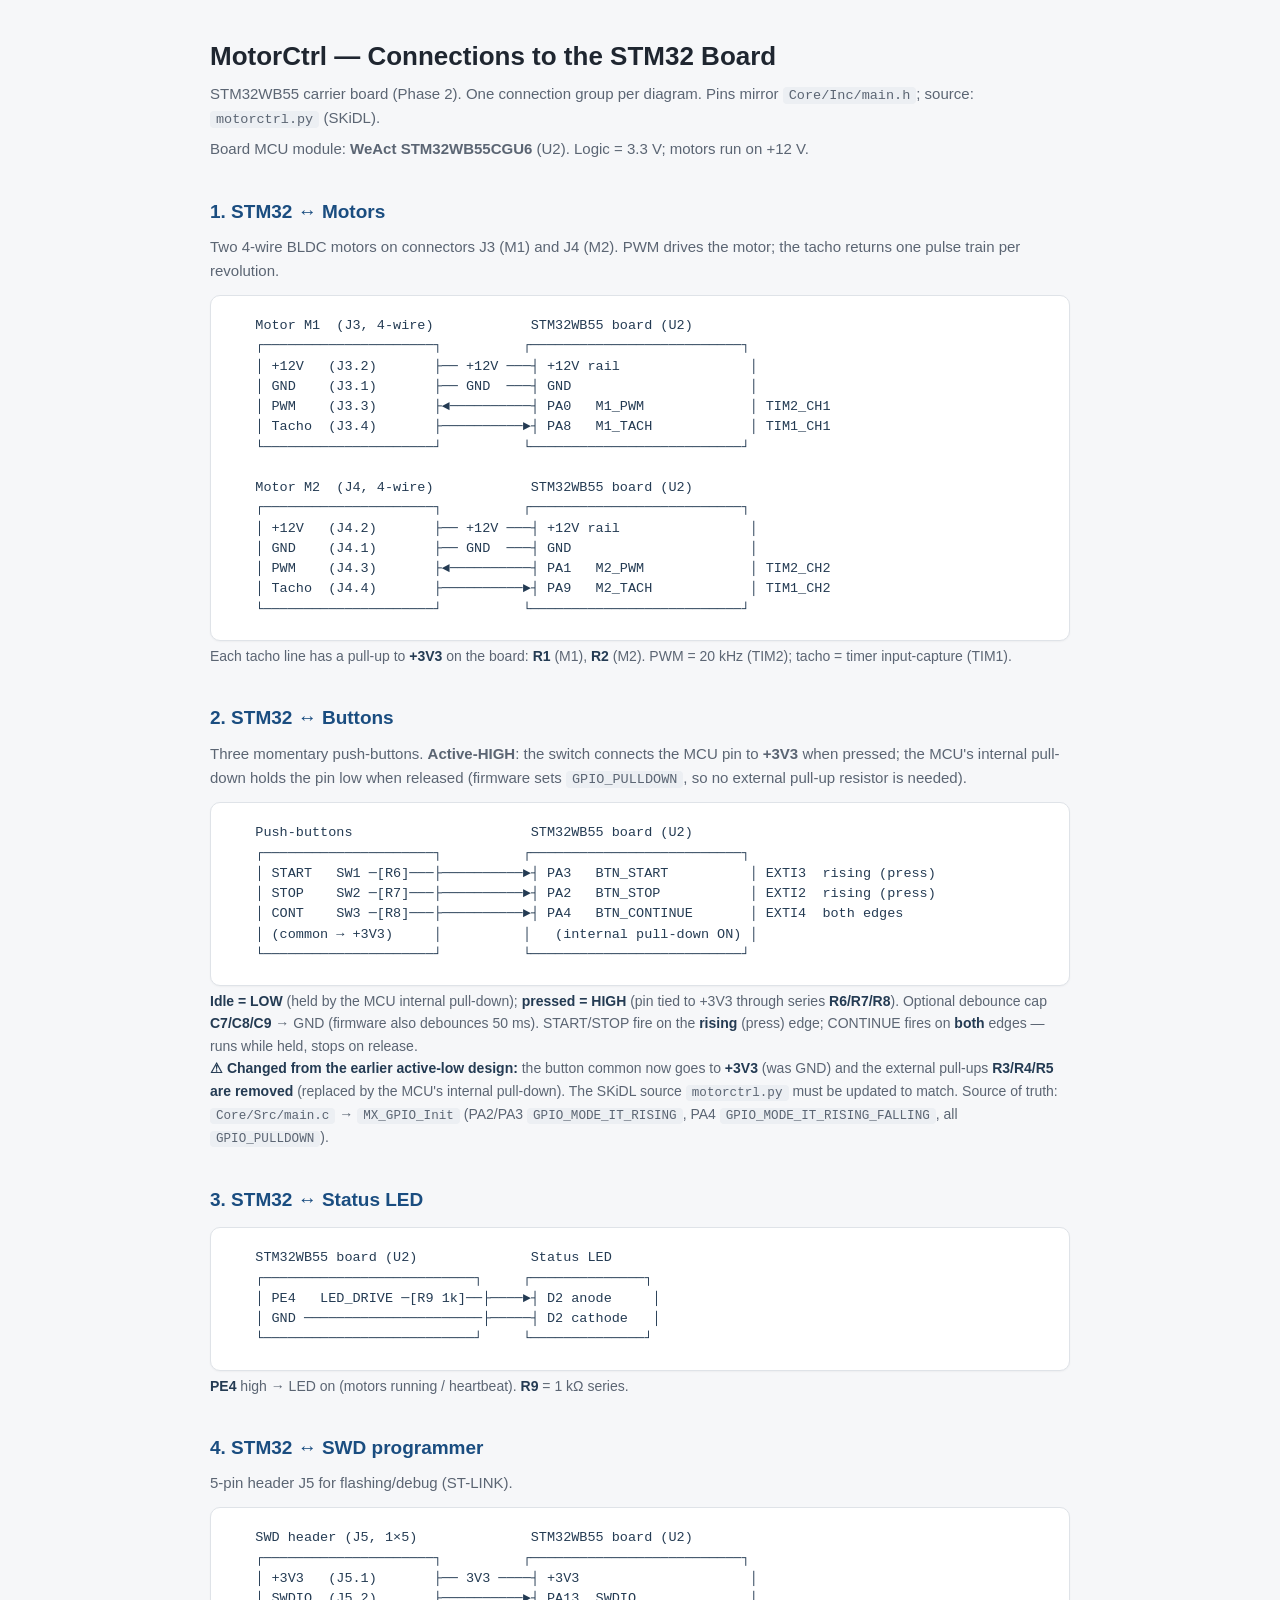
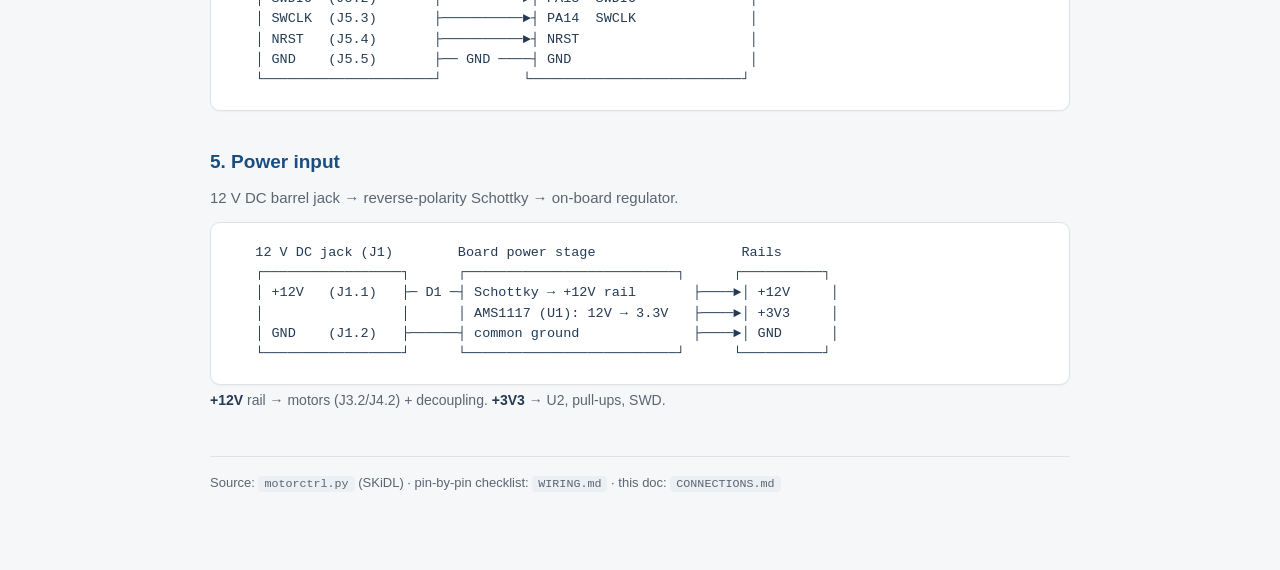
<file: docs/connections.html>
<!DOCTYPE html>
<html lang="en">
<head>
<meta charset="UTF-8">
<meta name="viewport" content="width=device-width, initial-scale=1.0">
<title>MotorCtrl — Connections to the STM32 Board</title>
<style>
  body{margin:0;background:#f6f7f9;color:#1f2630;
    font:15px/1.6 -apple-system,Segoe UI,Roboto,Helvetica,Arial,sans-serif;}
  .wrap{max-width:860px;margin:0 auto;padding:36px 24px 80px;}
  h1{font-size:26px;margin:0 0 4px;}
  h2{font-size:19px;margin:36px 0 8px;color:#1a4d80;}
  p.sub{color:#5b6573;margin:0 0 6px;}
  code{background:#eceff3;padding:1px 6px;border-radius:4px;font-size:.9em;
    font-family:"SF Mono",Consolas,Menlo,monospace;}
  .card{background:#fff;border:1px solid #dfe3e8;border-radius:10px;
    padding:6px 18px;margin:12px 0 4px;box-shadow:0 1px 2px rgba(0,0,0,.04);}
  pre{margin:14px 2px;font-family:"SF Mono",Consolas,Menlo,monospace;
    font-size:13.5px;line-height:1.5;color:#243b53;overflow-x:auto;}
  .note{color:#5b6573;font-size:14px;margin:2px 0 16px;}
  .note b{color:#243b53;}
  footer{margin-top:44px;color:#5b6573;font-size:13px;border-top:1px solid #dfe3e8;padding-top:16px;}
  a{color:#1a4d80;}
</style>
</head>
<body>
<div class="wrap">

  <h1>MotorCtrl — Connections to the STM32 Board</h1>
  <p class="sub">STM32WB55 carrier board (Phase 2). One connection group per diagram.
  Pins mirror <code>Core/Inc/main.h</code>; source: <code>motorctrl.py</code> (SKiDL).</p>
  <p class="sub">Board MCU module: <b>WeAct STM32WB55CGU6</b> (U2). Logic = 3.3 V; motors run on +12 V.</p>

  <h2>1. STM32 ↔ Motors</h2>
  <p class="sub">Two 4-wire BLDC motors on connectors J3 (M1) and J4 (M2). PWM drives the motor; the tacho returns one pulse train per revolution.</p>
  <div class="card"><pre>
   Motor M1  (J3, 4-wire)            STM32WB55 board (U2)
   ┌─────────────────────┐          ┌──────────────────────────┐
   │ +12V   (J3.2)       ├── +12V ───┤ +12V rail                │
   │ GND    (J3.1)       ├── GND  ───┤ GND                      │
   │ PWM    (J3.3)       ├◄──────────┤ PA0   M1_PWM             │ TIM2_CH1
   │ Tacho  (J3.4)       ├──────────►┤ PA8   M1_TACH            │ TIM1_CH1
   └─────────────────────┘          └──────────────────────────┘

   Motor M2  (J4, 4-wire)            STM32WB55 board (U2)
   ┌─────────────────────┐          ┌──────────────────────────┐
   │ +12V   (J4.2)       ├── +12V ───┤ +12V rail                │
   │ GND    (J4.1)       ├── GND  ───┤ GND                      │
   │ PWM    (J4.3)       ├◄──────────┤ PA1   M2_PWM             │ TIM2_CH2
   │ Tacho  (J4.4)       ├──────────►┤ PA9   M2_TACH            │ TIM1_CH2
   └─────────────────────┘          └──────────────────────────┘
</pre></div>
  <p class="note">Each tacho line has a pull-up to <b>+3V3</b> on the board: <b>R1</b> (M1), <b>R2</b> (M2).
  PWM = 20 kHz (TIM2); tacho = timer input-capture (TIM1).</p>

  <h2>2. STM32 ↔ Buttons</h2>
  <p class="sub">Three momentary push-buttons. <b>Active-HIGH</b>: the switch connects the MCU pin to <b>+3V3</b> when pressed; the MCU's internal pull-down holds the pin low when released (firmware sets <code>GPIO_PULLDOWN</code>, so no external pull-up resistor is needed).</p>
  <div class="card"><pre>
   Push-buttons                      STM32WB55 board (U2)
   ┌─────────────────────┐          ┌──────────────────────────┐
   │ START   SW1 ─[R6]───├──────────►┤ PA3   BTN_START          │ EXTI3  rising (press)
   │ STOP    SW2 ─[R7]───├──────────►┤ PA2   BTN_STOP           │ EXTI2  rising (press)
   │ CONT    SW3 ─[R8]───├──────────►┤ PA4   BTN_CONTINUE       │ EXTI4  both edges
   │ (common → +3V3)     │          │   (internal pull-down ON) │
   └─────────────────────┘          └──────────────────────────┘
</pre></div>
  <p class="note"><b>Idle = LOW</b> (held by the MCU internal pull-down); <b>pressed = HIGH</b> (pin tied to +3V3 through series <b>R6/R7/R8</b>).
  Optional debounce cap <b>C7/C8/C9</b> → GND (firmware also debounces 50 ms). START/STOP fire on the <b>rising</b> (press) edge; CONTINUE fires on <b>both</b> edges — runs while held, stops on release.
  <br><b>⚠ Changed from the earlier active-low design:</b> the button common now goes to <b>+3V3</b> (was GND) and the external pull-ups <b>R3/R4/R5 are removed</b> (replaced by the MCU's internal pull-down). The SKiDL source <code>motorctrl.py</code> must be updated to match. Source of truth: <code>Core/Src/main.c</code> → <code>MX_GPIO_Init</code> (PA2/PA3 <code>GPIO_MODE_IT_RISING</code>, PA4 <code>GPIO_MODE_IT_RISING_FALLING</code>, all <code>GPIO_PULLDOWN</code>).</p>

  <h2>3. STM32 ↔ Status LED</h2>
  <div class="card"><pre>
   STM32WB55 board (U2)              Status LED
   ┌──────────────────────────┐     ┌──────────────┐
   │ PE4   LED_DRIVE ─[R9 1k]──├────►┤ D2 anode     │
   │ GND ──────────────────────├─────┤ D2 cathode   │
   └──────────────────────────┘     └──────────────┘
</pre></div>
  <p class="note"><b>PE4</b> high → LED on (motors running / heartbeat). <b>R9</b> = 1 kΩ series.</p>

  <h2>4. STM32 ↔ SWD programmer</h2>
  <p class="sub">5-pin header J5 for flashing/debug (ST-LINK).</p>
  <div class="card"><pre>
   SWD header (J5, 1×5)              STM32WB55 board (U2)
   ┌─────────────────────┐          ┌──────────────────────────┐
   │ +3V3   (J5.1)       ├── 3V3 ────┤ +3V3                     │
   │ SWDIO  (J5.2)       ├──────────►┤ PA13  SWDIO              │
   │ SWCLK  (J5.3)       ├──────────►┤ PA14  SWCLK              │
   │ NRST   (J5.4)       ├──────────►┤ NRST                     │
   │ GND    (J5.5)       ├── GND ────┤ GND                      │
   └─────────────────────┘          └──────────────────────────┘
</pre></div>

  <h2>5. Power input</h2>
  <p class="sub">12 V DC barrel jack → reverse-polarity Schottky → on-board regulator.</p>
  <div class="card"><pre>
   12 V DC jack (J1)        Board power stage                  Rails
   ┌─────────────────┐      ┌──────────────────────────┐      ┌──────────┐
   │ +12V   (J1.1)   ├─ D1 ─┤ Schottky → +12V rail       ├────►│ +12V     │
   │                 │      │ AMS1117 (U1): 12V → 3.3V   ├────►│ +3V3     │
   │ GND    (J1.2)   ├──────┤ common ground              ├────►│ GND      │
   └─────────────────┘      └──────────────────────────┘      └──────────┘
</pre></div>
  <p class="note"><b>+12V</b> rail → motors (J3.2/J4.2) + decoupling. <b>+3V3</b> → U2, pull-ups, SWD.</p>

  <footer>
    Source: <code>motorctrl.py</code> (SKiDL) · pin-by-pin checklist: <code>WIRING.md</code> · this doc: <code>CONNECTIONS.md</code>
  </footer>

</div>
</body>
</html>
</file>
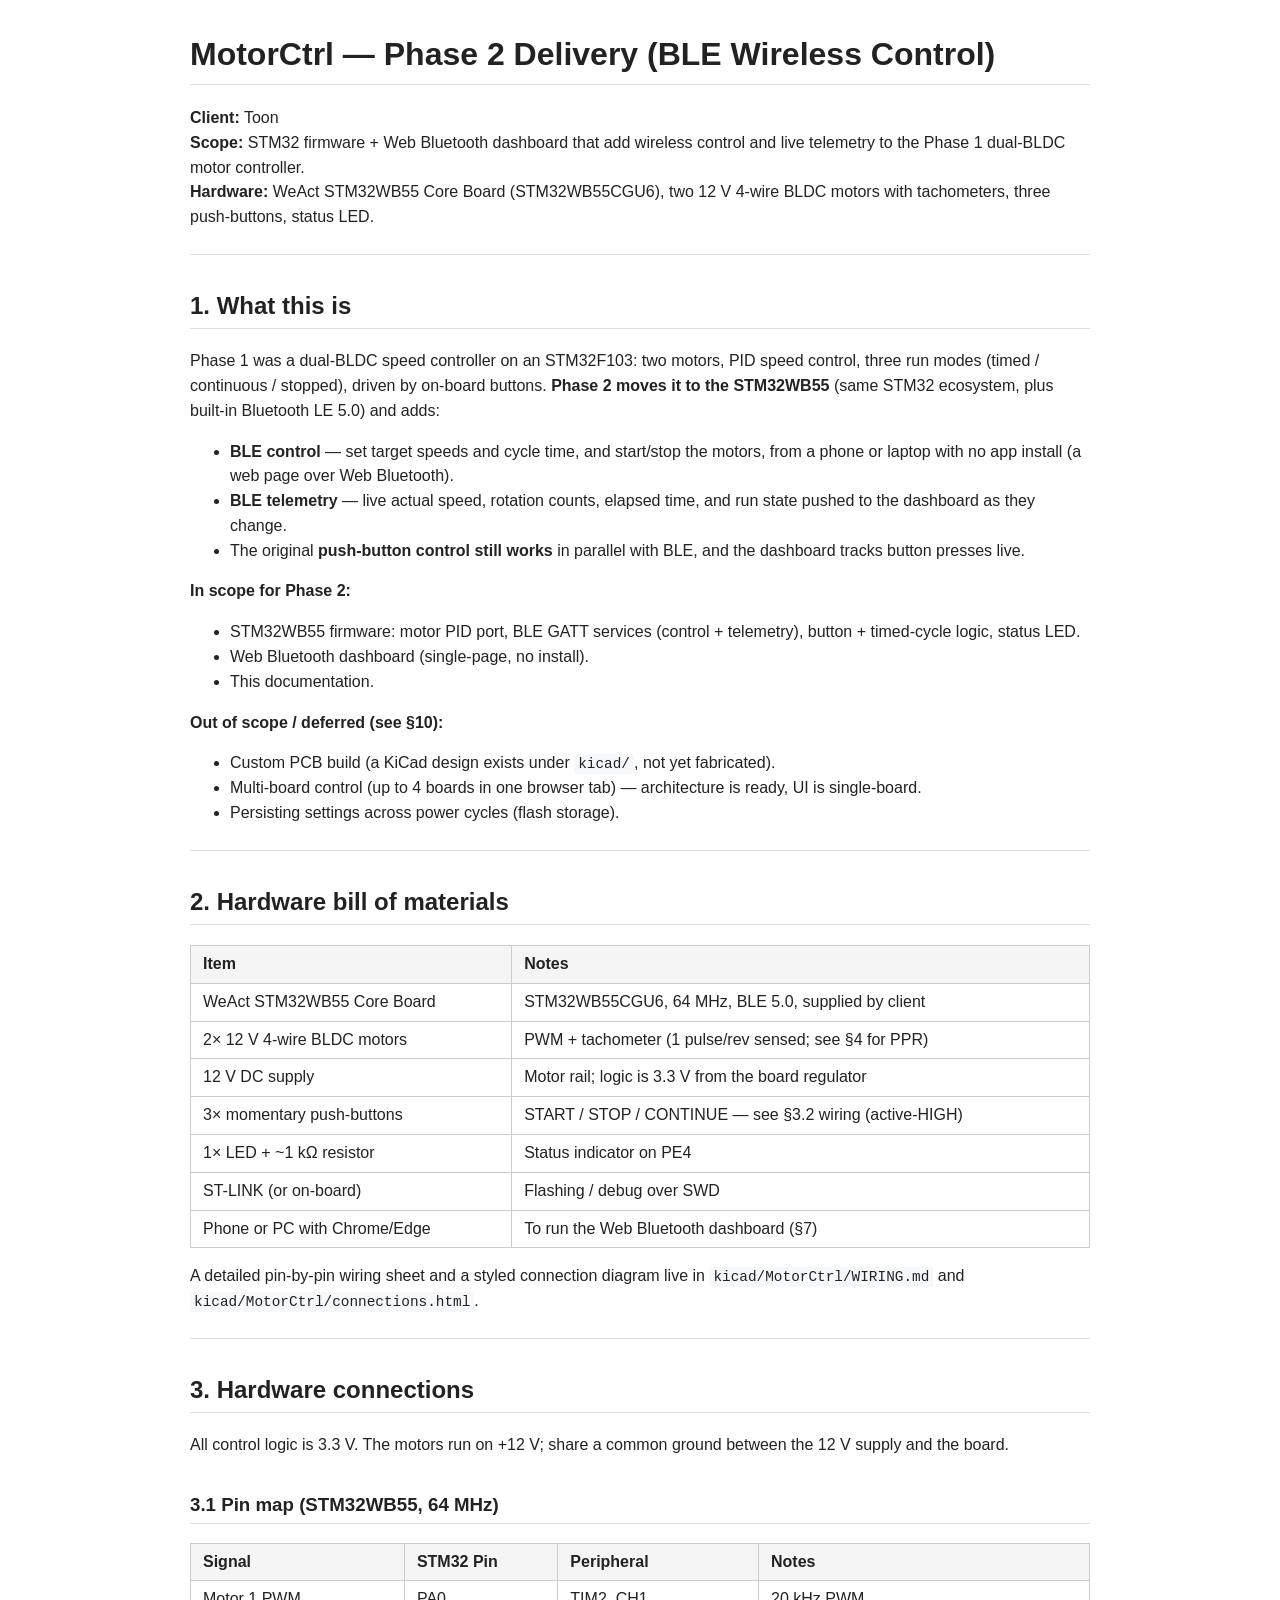
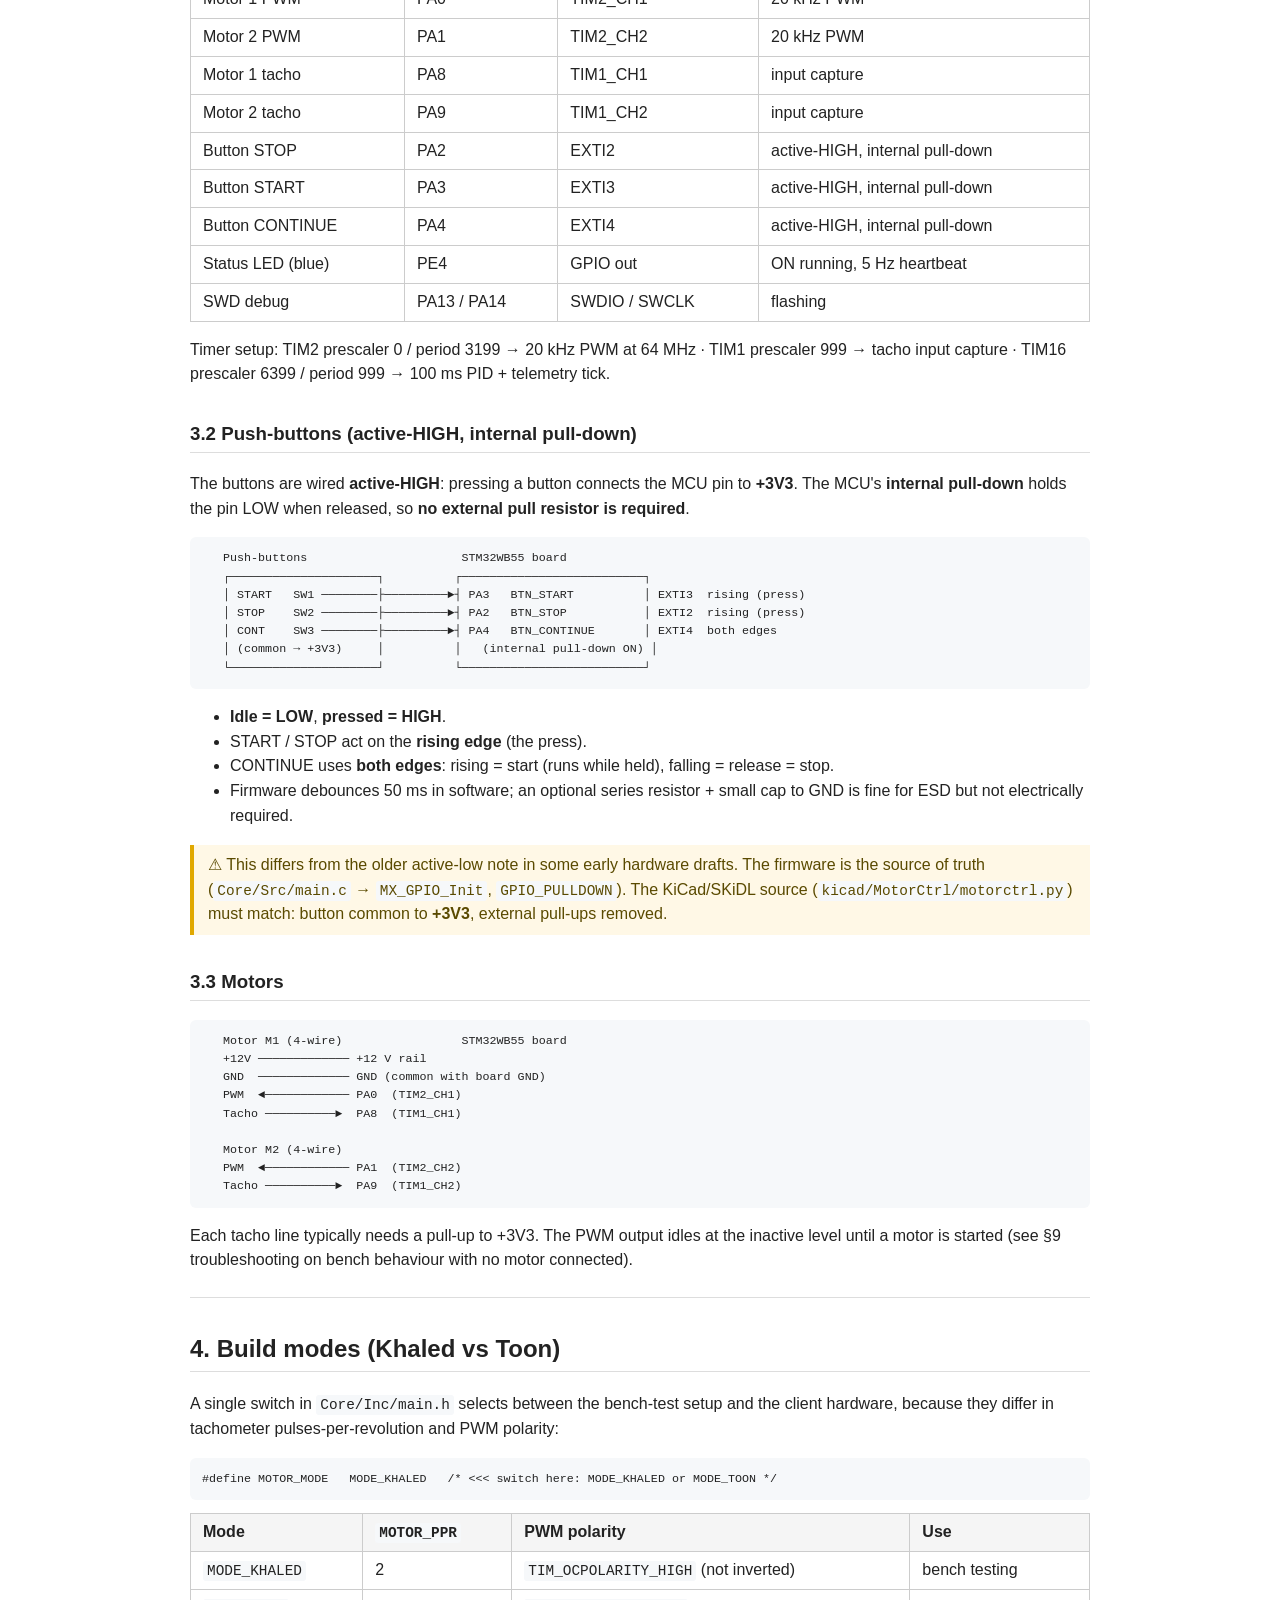
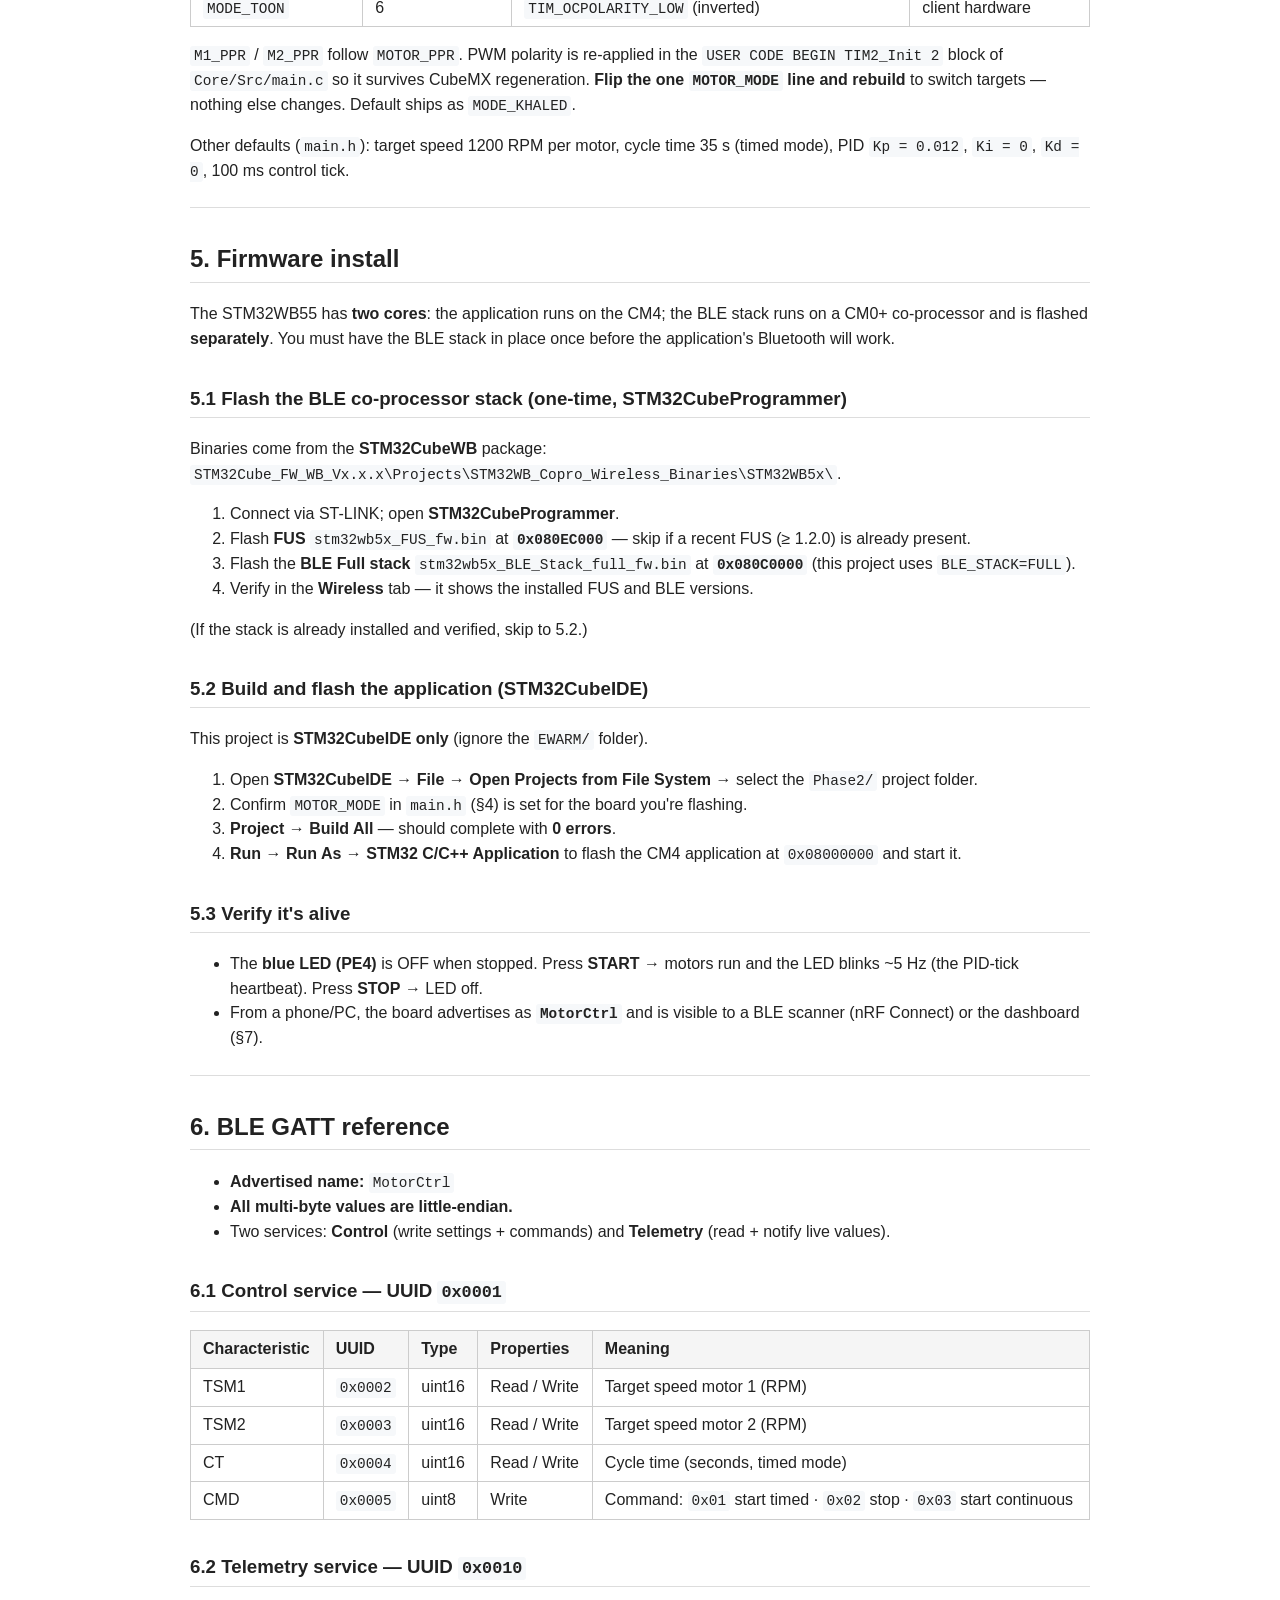
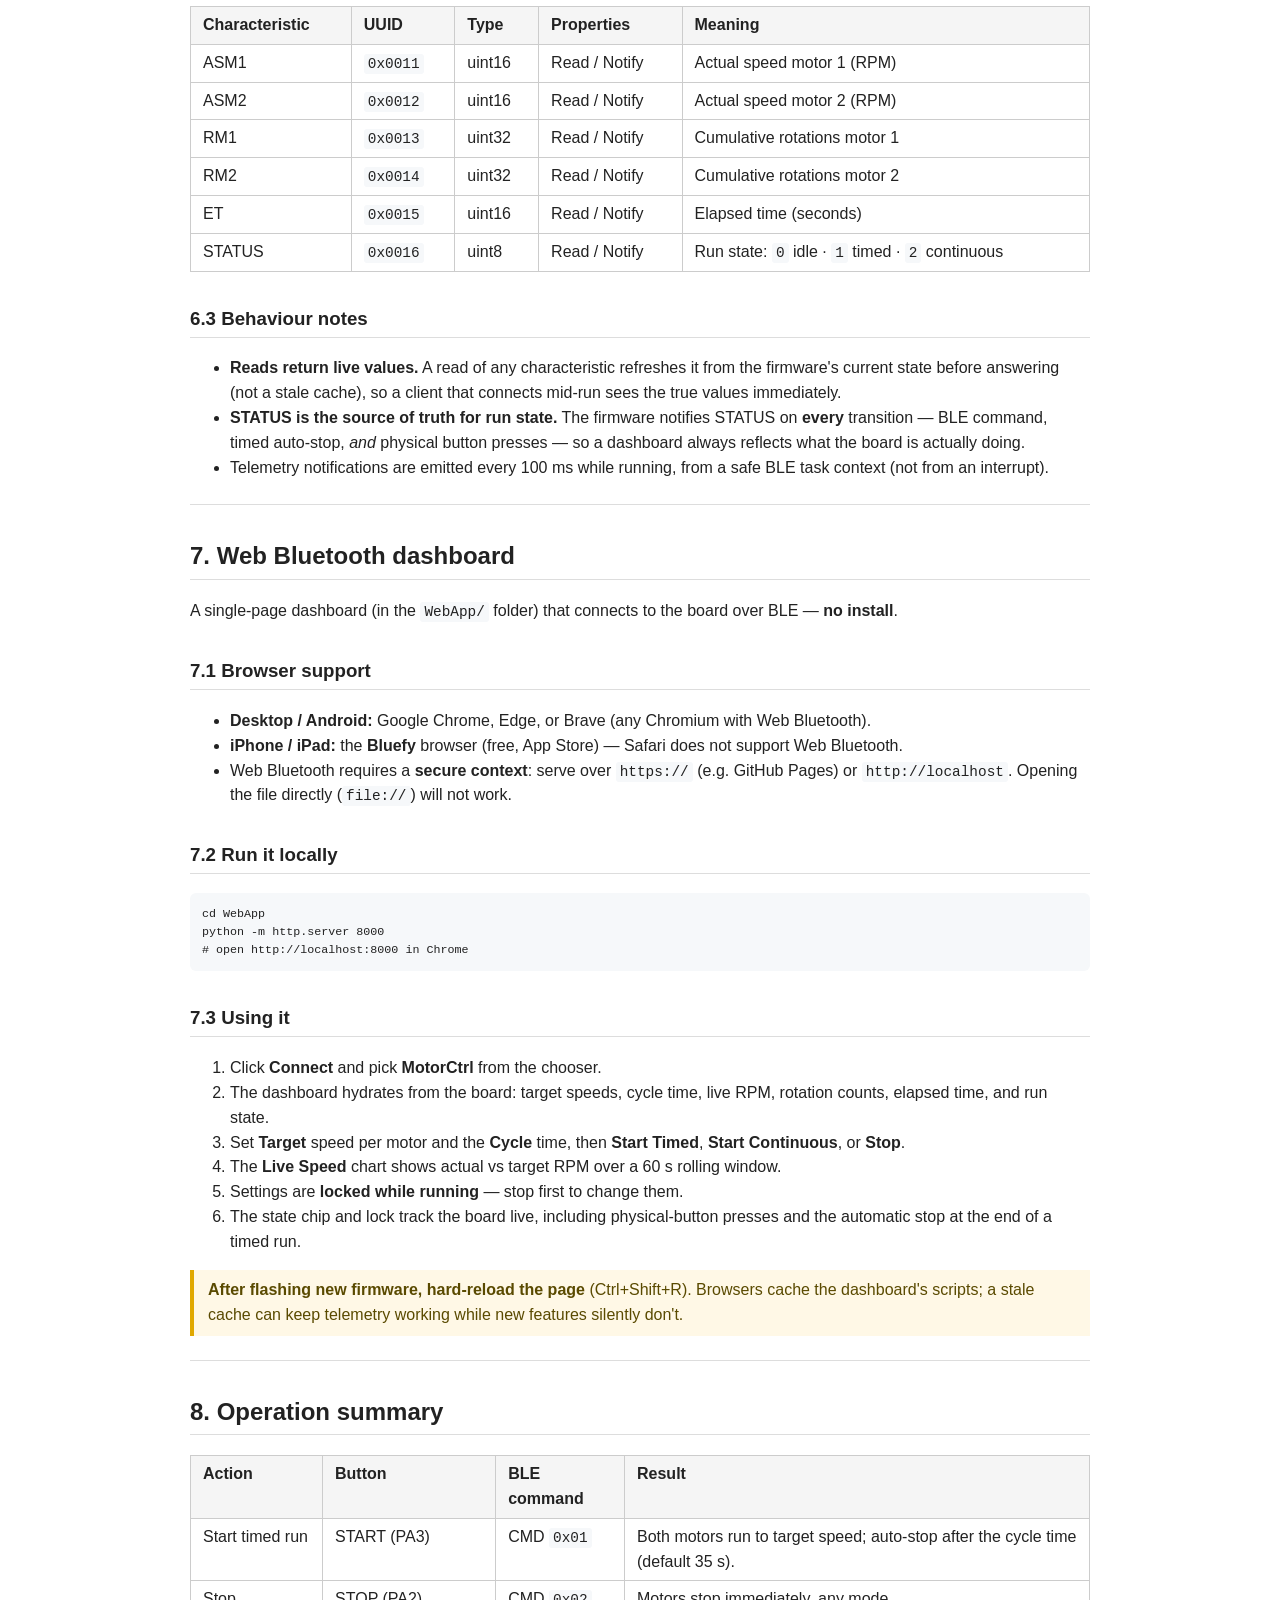
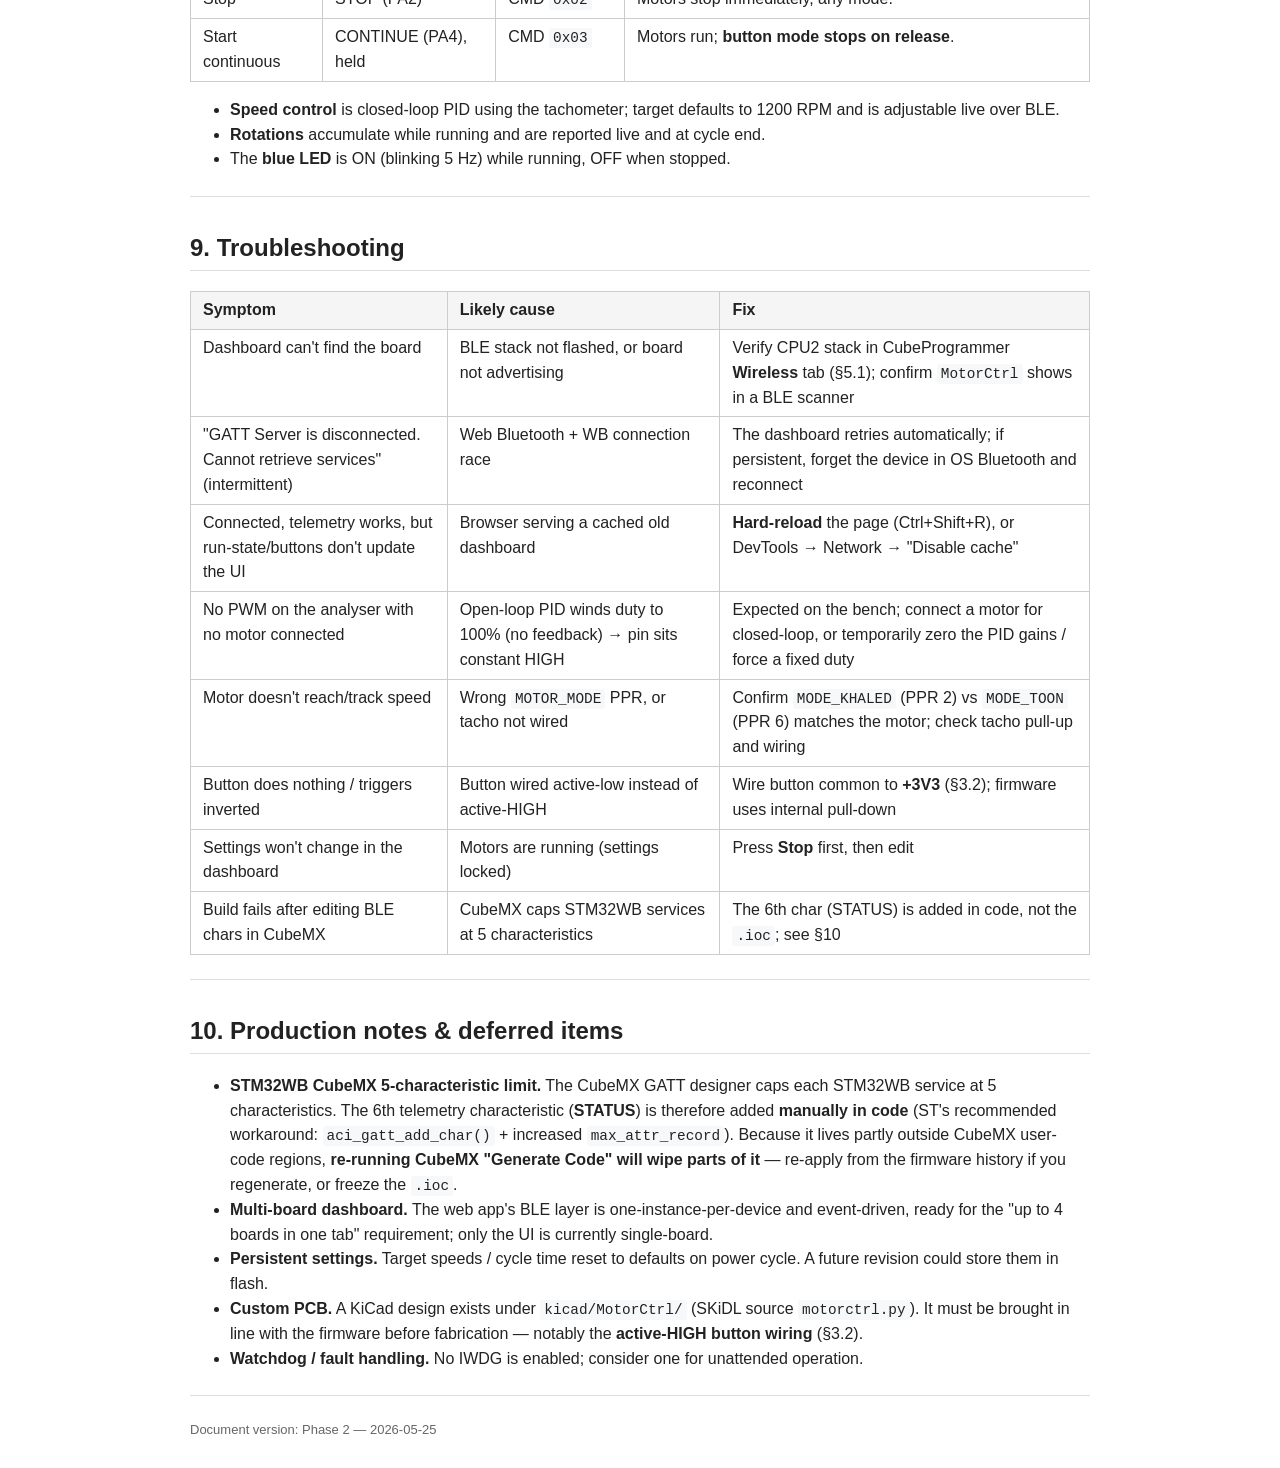
<file: docs/phase2_delivery.html>
<!doctype html><html lang="en"><head><meta charset="utf-8">
<meta name="viewport" content="width=device-width, initial-scale=1.0">
<title>MotorCtrl — Phase 2 Delivery (BLE Wireless Control)</title>
<style>
body{font-family:-apple-system,Segoe UI,sans-serif;max-width:900px;margin:30px auto;padding:0 20px;color:#222;line-height:1.55}
h1,h2,h3{border-bottom:1px solid #ddd;padding-bottom:4px;margin-top:32px}
h1{margin-top:0}
table{border-collapse:collapse;margin:12px 0;width:100%}
th,td{border:1px solid #ccc;padding:6px 12px;text-align:left;vertical-align:top}
th{background:#f5f5f5}
pre{background:#f6f8fa;padding:12px;border-radius:6px;overflow:auto;font-family:Consolas,monospace;font-size:13px;line-height:1.4}
code{background:#f6f8fa;padding:2px 4px;border-radius:3px;font-family:Consolas,monospace;font-size:90%}
pre code{background:none;padding:0}
hr{border:none;border-top:1px solid #ddd;margin:24px 0}
blockquote{margin:14px 0;padding:8px 14px;border-left:4px solid #e0a800;background:#fff8e6;color:#5a4a00}
.muted{color:#666;font-size:13px}
</style></head><body>

<h1>MotorCtrl — Phase 2 Delivery (BLE Wireless Control)</h1>
<p><strong>Client:</strong> Toon<br>
<strong>Scope:</strong> STM32 firmware + Web Bluetooth dashboard that add wireless control and live telemetry to the Phase 1 dual-BLDC motor controller.<br>
<strong>Hardware:</strong> WeAct STM32WB55 Core Board (STM32WB55CGU6), two 12 V 4-wire BLDC motors with tachometers, three push-buttons, status LED.</p>

<hr />

<h2>1. What this is</h2>
<p>Phase 1 was a dual-BLDC speed controller on an STM32F103: two motors, PID speed control, three run modes (timed / continuous / stopped), driven by on-board buttons. <strong>Phase 2 moves it to the STM32WB55</strong> (same STM32 ecosystem, plus built-in Bluetooth LE 5.0) and adds:</p>
<ul>
<li><strong>BLE control</strong> — set target speeds and cycle time, and start/stop the motors, from a phone or laptop with no app install (a web page over Web Bluetooth).</li>
<li><strong>BLE telemetry</strong> — live actual speed, rotation counts, elapsed time, and run state pushed to the dashboard as they change.</li>
<li>The original <strong>push-button control still works</strong> in parallel with BLE, and the dashboard tracks button presses live.</li>
</ul>
<p><strong>In scope for Phase 2:</strong></p>
<ul>
<li>STM32WB55 firmware: motor PID port, BLE GATT services (control + telemetry), button + timed-cycle logic, status LED.</li>
<li>Web Bluetooth dashboard (single-page, no install).</li>
<li>This documentation.</li>
</ul>
<p><strong>Out of scope / deferred (see §10):</strong></p>
<ul>
<li>Custom PCB build (a KiCad design exists under <code>kicad/</code>, not yet fabricated).</li>
<li>Multi-board control (up to 4 boards in one browser tab) — architecture is ready, UI is single-board.</li>
<li>Persisting settings across power cycles (flash storage).</li>
</ul>

<hr />

<h2>2. Hardware bill of materials</h2>
<table>
<thead><tr><th>Item</th><th>Notes</th></tr></thead>
<tbody>
<tr><td>WeAct STM32WB55 Core Board</td><td>STM32WB55CGU6, 64 MHz, BLE 5.0, supplied by client</td></tr>
<tr><td>2× 12 V 4-wire BLDC motors</td><td>PWM + tachometer (1 pulse/rev sensed; see §4 for PPR)</td></tr>
<tr><td>12 V DC supply</td><td>Motor rail; logic is 3.3 V from the board regulator</td></tr>
<tr><td>3× momentary push-buttons</td><td>START / STOP / CONTINUE — see §3.2 wiring (active-HIGH)</td></tr>
<tr><td>1× LED + ~1 kΩ resistor</td><td>Status indicator on PE4</td></tr>
<tr><td>ST-LINK (or on-board)</td><td>Flashing / debug over SWD</td></tr>
<tr><td>Phone or PC with Chrome/Edge</td><td>To run the Web Bluetooth dashboard (§7)</td></tr>
</tbody>
</table>
<p>A detailed pin-by-pin wiring sheet and a styled connection diagram live in <code>kicad/MotorCtrl/WIRING.md</code> and <code>kicad/MotorCtrl/connections.html</code>.</p>

<hr />

<h2>3. Hardware connections</h2>
<p>All control logic is 3.3 V. The motors run on +12 V; share a common ground between the 12 V supply and the board.</p>

<h3>3.1 Pin map (STM32WB55, 64 MHz)</h3>
<table>
<thead><tr><th>Signal</th><th>STM32 Pin</th><th>Peripheral</th><th>Notes</th></tr></thead>
<tbody>
<tr><td>Motor 1 PWM</td><td>PA0</td><td>TIM2_CH1</td><td>20 kHz PWM</td></tr>
<tr><td>Motor 2 PWM</td><td>PA1</td><td>TIM2_CH2</td><td>20 kHz PWM</td></tr>
<tr><td>Motor 1 tacho</td><td>PA8</td><td>TIM1_CH1</td><td>input capture</td></tr>
<tr><td>Motor 2 tacho</td><td>PA9</td><td>TIM1_CH2</td><td>input capture</td></tr>
<tr><td>Button STOP</td><td>PA2</td><td>EXTI2</td><td>active-HIGH, internal pull-down</td></tr>
<tr><td>Button START</td><td>PA3</td><td>EXTI3</td><td>active-HIGH, internal pull-down</td></tr>
<tr><td>Button CONTINUE</td><td>PA4</td><td>EXTI4</td><td>active-HIGH, internal pull-down</td></tr>
<tr><td>Status LED (blue)</td><td>PE4</td><td>GPIO out</td><td>ON running, 5 Hz heartbeat</td></tr>
<tr><td>SWD debug</td><td>PA13 / PA14</td><td>SWDIO / SWCLK</td><td>flashing</td></tr>
</tbody>
</table>
<p>Timer setup: TIM2 prescaler 0 / period 3199 → 20 kHz PWM at 64 MHz · TIM1 prescaler 999 → tacho input capture · TIM16 prescaler 6399 / period 999 → 100 ms PID + telemetry tick.</p>

<h3>3.2 Push-buttons (active-HIGH, internal pull-down)</h3>
<p>The buttons are wired <strong>active-HIGH</strong>: pressing a button connects the MCU pin to <strong>+3V3</strong>. The MCU's <strong>internal pull-down</strong> holds the pin LOW when released, so <strong>no external pull resistor is required</strong>.</p>
<pre><code>   Push-buttons                      STM32WB55 board
   ┌─────────────────────┐          ┌──────────────────────────┐
   │ START   SW1 ────────├─────────►┤ PA3   BTN_START          │ EXTI3  rising (press)
   │ STOP    SW2 ────────├─────────►┤ PA2   BTN_STOP           │ EXTI2  rising (press)
   │ CONT    SW3 ────────├─────────►┤ PA4   BTN_CONTINUE       │ EXTI4  both edges
   │ (common → +3V3)     │          │   (internal pull-down ON) │
   └─────────────────────┘          └──────────────────────────┘
</code></pre>
<ul>
<li><strong>Idle = LOW</strong>, <strong>pressed = HIGH</strong>.</li>
<li>START / STOP act on the <strong>rising edge</strong> (the press).</li>
<li>CONTINUE uses <strong>both edges</strong>: rising = start (runs while held), falling = release = stop.</li>
<li>Firmware debounces 50 ms in software; an optional series resistor + small cap to GND is fine for ESD but not electrically required.</li>
</ul>
<blockquote>⚠ This differs from the older active-low note in some early hardware drafts. The firmware is the source of truth (<code>Core/Src/main.c</code> → <code>MX_GPIO_Init</code>, <code>GPIO_PULLDOWN</code>). The KiCad/SKiDL source (<code>kicad/MotorCtrl/motorctrl.py</code>) must match: button common to <strong>+3V3</strong>, external pull-ups removed.</blockquote>

<h3>3.3 Motors</h3>
<pre><code>   Motor M1 (4-wire)                 STM32WB55 board
   +12V ───────────── +12 V rail
   GND  ───────────── GND (common with board GND)
   PWM  ◄──────────── PA0  (TIM2_CH1)
   Tacho ──────────►  PA8  (TIM1_CH1)

   Motor M2 (4-wire)
   PWM  ◄──────────── PA1  (TIM2_CH2)
   Tacho ──────────►  PA9  (TIM1_CH2)
</code></pre>
<p>Each tacho line typically needs a pull-up to +3V3. The PWM output idles at the inactive level until a motor is started (see §9 troubleshooting on bench behaviour with no motor connected).</p>

<hr />

<h2>4. Build modes (Khaled vs Toon)</h2>
<p>A single switch in <code>Core/Inc/main.h</code> selects between the bench-test setup and the client hardware, because they differ in tachometer pulses-per-revolution and PWM polarity:</p>
<pre><code>#define MOTOR_MODE   MODE_KHALED   /* &lt;&lt;&lt; switch here: MODE_KHALED or MODE_TOON */</code></pre>
<table>
<thead><tr><th>Mode</th><th><code>MOTOR_PPR</code></th><th>PWM polarity</th><th>Use</th></tr></thead>
<tbody>
<tr><td><code>MODE_KHALED</code></td><td>2</td><td><code>TIM_OCPOLARITY_HIGH</code> (not inverted)</td><td>bench testing</td></tr>
<tr><td><code>MODE_TOON</code></td><td>6</td><td><code>TIM_OCPOLARITY_LOW</code> (inverted)</td><td>client hardware</td></tr>
</tbody>
</table>
<p><code>M1_PPR</code> / <code>M2_PPR</code> follow <code>MOTOR_PPR</code>. PWM polarity is re-applied in the <code>USER CODE BEGIN TIM2_Init 2</code> block of <code>Core/Src/main.c</code> so it survives CubeMX regeneration. <strong>Flip the one <code>MOTOR_MODE</code> line and rebuild</strong> to switch targets — nothing else changes. Default ships as <code>MODE_KHALED</code>.</p>
<p>Other defaults (<code>main.h</code>): target speed 1200 RPM per motor, cycle time 35 s (timed mode), PID <code>Kp = 0.012</code>, <code>Ki = 0</code>, <code>Kd = 0</code>, 100 ms control tick.</p>

<hr />

<h2>5. Firmware install</h2>
<p>The STM32WB55 has <strong>two cores</strong>: the application runs on the CM4; the BLE stack runs on a CM0+ co-processor and is flashed <strong>separately</strong>. You must have the BLE stack in place once before the application's Bluetooth will work.</p>

<h3>5.1 Flash the BLE co-processor stack (one-time, STM32CubeProgrammer)</h3>
<p>Binaries come from the <strong>STM32CubeWB</strong> package: <code>STM32Cube_FW_WB_Vx.x.x\Projects\STM32WB_Copro_Wireless_Binaries\STM32WB5x\</code>.</p>
<ol>
<li>Connect via ST-LINK; open <strong>STM32CubeProgrammer</strong>.</li>
<li>Flash <strong>FUS</strong> <code>stm32wb5x_FUS_fw.bin</code> at <strong><code>0x080EC000</code></strong> — skip if a recent FUS (≥ 1.2.0) is already present.</li>
<li>Flash the <strong>BLE Full stack</strong> <code>stm32wb5x_BLE_Stack_full_fw.bin</code> at <strong><code>0x080C0000</code></strong> (this project uses <code>BLE_STACK=FULL</code>).</li>
<li>Verify in the <strong>Wireless</strong> tab — it shows the installed FUS and BLE versions.</li>
</ol>
<p>(If the stack is already installed and verified, skip to 5.2.)</p>

<h3>5.2 Build and flash the application (STM32CubeIDE)</h3>
<p>This project is <strong>STM32CubeIDE only</strong> (ignore the <code>EWARM/</code> folder).</p>
<ol>
<li>Open <strong>STM32CubeIDE</strong> → <strong>File → Open Projects from File System</strong> → select the <code>Phase2/</code> project folder.</li>
<li>Confirm <code>MOTOR_MODE</code> in <code>main.h</code> (§4) is set for the board you're flashing.</li>
<li><strong>Project → Build All</strong> — should complete with <strong>0 errors</strong>.</li>
<li><strong>Run → Run As → STM32 C/C++ Application</strong> to flash the CM4 application at <code>0x08000000</code> and start it.</li>
</ol>

<h3>5.3 Verify it's alive</h3>
<ul>
<li>The <strong>blue LED (PE4)</strong> is OFF when stopped. Press <strong>START</strong> → motors run and the LED blinks ~5 Hz (the PID-tick heartbeat). Press <strong>STOP</strong> → LED off.</li>
<li>From a phone/PC, the board advertises as <strong><code>MotorCtrl</code></strong> and is visible to a BLE scanner (nRF Connect) or the dashboard (§7).</li>
</ul>

<hr />

<h2>6. BLE GATT reference</h2>
<ul>
<li><strong>Advertised name:</strong> <code>MotorCtrl</code></li>
<li><strong>All multi-byte values are little-endian.</strong></li>
<li>Two services: <strong>Control</strong> (write settings + commands) and <strong>Telemetry</strong> (read + notify live values).</li>
</ul>

<h3>6.1 Control service — UUID <code>0x0001</code></h3>
<table>
<thead><tr><th>Characteristic</th><th>UUID</th><th>Type</th><th>Properties</th><th>Meaning</th></tr></thead>
<tbody>
<tr><td>TSM1</td><td><code>0x0002</code></td><td>uint16</td><td>Read / Write</td><td>Target speed motor 1 (RPM)</td></tr>
<tr><td>TSM2</td><td><code>0x0003</code></td><td>uint16</td><td>Read / Write</td><td>Target speed motor 2 (RPM)</td></tr>
<tr><td>CT</td><td><code>0x0004</code></td><td>uint16</td><td>Read / Write</td><td>Cycle time (seconds, timed mode)</td></tr>
<tr><td>CMD</td><td><code>0x0005</code></td><td>uint8</td><td>Write</td><td>Command: <code>0x01</code> start timed · <code>0x02</code> stop · <code>0x03</code> start continuous</td></tr>
</tbody>
</table>

<h3>6.2 Telemetry service — UUID <code>0x0010</code></h3>
<table>
<thead><tr><th>Characteristic</th><th>UUID</th><th>Type</th><th>Properties</th><th>Meaning</th></tr></thead>
<tbody>
<tr><td>ASM1</td><td><code>0x0011</code></td><td>uint16</td><td>Read / Notify</td><td>Actual speed motor 1 (RPM)</td></tr>
<tr><td>ASM2</td><td><code>0x0012</code></td><td>uint16</td><td>Read / Notify</td><td>Actual speed motor 2 (RPM)</td></tr>
<tr><td>RM1</td><td><code>0x0013</code></td><td>uint32</td><td>Read / Notify</td><td>Cumulative rotations motor 1</td></tr>
<tr><td>RM2</td><td><code>0x0014</code></td><td>uint32</td><td>Read / Notify</td><td>Cumulative rotations motor 2</td></tr>
<tr><td>ET</td><td><code>0x0015</code></td><td>uint16</td><td>Read / Notify</td><td>Elapsed time (seconds)</td></tr>
<tr><td>STATUS</td><td><code>0x0016</code></td><td>uint8</td><td>Read / Notify</td><td>Run state: <code>0</code> idle · <code>1</code> timed · <code>2</code> continuous</td></tr>
</tbody>
</table>

<h3>6.3 Behaviour notes</h3>
<ul>
<li><strong>Reads return live values.</strong> A read of any characteristic refreshes it from the firmware's current state before answering (not a stale cache), so a client that connects mid-run sees the true values immediately.</li>
<li><strong>STATUS is the source of truth for run state.</strong> The firmware notifies STATUS on <strong>every</strong> transition — BLE command, timed auto-stop, <em>and</em> physical button presses — so a dashboard always reflects what the board is actually doing.</li>
<li>Telemetry notifications are emitted every 100 ms while running, from a safe BLE task context (not from an interrupt).</li>
</ul>

<hr />

<h2>7. Web Bluetooth dashboard</h2>
<p>A single-page dashboard (in the <code>WebApp/</code> folder) that connects to the board over BLE — <strong>no install</strong>.</p>

<h3>7.1 Browser support</h3>
<ul>
<li><strong>Desktop / Android:</strong> Google Chrome, Edge, or Brave (any Chromium with Web Bluetooth).</li>
<li><strong>iPhone / iPad:</strong> the <strong>Bluefy</strong> browser (free, App Store) — Safari does not support Web Bluetooth.</li>
<li>Web Bluetooth requires a <strong>secure context</strong>: serve over <code>https://</code> (e.g. GitHub Pages) or <code>http://localhost</code>. Opening the file directly (<code>file://</code>) will not work.</li>
</ul>

<h3>7.2 Run it locally</h3>
<pre><code>cd WebApp
python -m http.server 8000
# open http://localhost:8000 in Chrome</code></pre>

<h3>7.3 Using it</h3>
<ol>
<li>Click <strong>Connect</strong> and pick <strong>MotorCtrl</strong> from the chooser.</li>
<li>The dashboard hydrates from the board: target speeds, cycle time, live RPM, rotation counts, elapsed time, and run state.</li>
<li>Set <strong>Target</strong> speed per motor and the <strong>Cycle</strong> time, then <strong>Start Timed</strong>, <strong>Start Continuous</strong>, or <strong>Stop</strong>.</li>
<li>The <strong>Live Speed</strong> chart shows actual vs target RPM over a 60 s rolling window.</li>
<li>Settings are <strong>locked while running</strong> — stop first to change them.</li>
<li>The state chip and lock track the board live, including physical-button presses and the automatic stop at the end of a timed run.</li>
</ol>
<blockquote><strong>After flashing new firmware, hard-reload the page</strong> (Ctrl+Shift+R). Browsers cache the dashboard's scripts; a stale cache can keep telemetry working while new features silently don't.</blockquote>

<hr />

<h2>8. Operation summary</h2>
<table>
<thead><tr><th>Action</th><th>Button</th><th>BLE command</th><th>Result</th></tr></thead>
<tbody>
<tr><td>Start timed run</td><td>START (PA3)</td><td>CMD <code>0x01</code></td><td>Both motors run to target speed; auto-stop after the cycle time (default 35 s).</td></tr>
<tr><td>Stop</td><td>STOP (PA2)</td><td>CMD <code>0x02</code></td><td>Motors stop immediately, any mode.</td></tr>
<tr><td>Start continuous</td><td>CONTINUE (PA4), held</td><td>CMD <code>0x03</code></td><td>Motors run; <strong>button mode stops on release</strong>.</td></tr>
</tbody>
</table>
<ul>
<li><strong>Speed control</strong> is closed-loop PID using the tachometer; target defaults to 1200 RPM and is adjustable live over BLE.</li>
<li><strong>Rotations</strong> accumulate while running and are reported live and at cycle end.</li>
<li>The <strong>blue LED</strong> is ON (blinking 5 Hz) while running, OFF when stopped.</li>
</ul>

<hr />

<h2>9. Troubleshooting</h2>
<table>
<thead><tr><th>Symptom</th><th>Likely cause</th><th>Fix</th></tr></thead>
<tbody>
<tr><td>Dashboard can't find the board</td><td>BLE stack not flashed, or board not advertising</td><td>Verify CPU2 stack in CubeProgrammer <strong>Wireless</strong> tab (§5.1); confirm <code>MotorCtrl</code> shows in a BLE scanner</td></tr>
<tr><td>"GATT Server is disconnected. Cannot retrieve services" (intermittent)</td><td>Web Bluetooth + WB connection race</td><td>The dashboard retries automatically; if persistent, forget the device in OS Bluetooth and reconnect</td></tr>
<tr><td>Connected, telemetry works, but run-state/buttons don't update the UI</td><td>Browser serving a cached old dashboard</td><td><strong>Hard-reload</strong> the page (Ctrl+Shift+R), or DevTools → Network → "Disable cache"</td></tr>
<tr><td>No PWM on the analyser with no motor connected</td><td>Open-loop PID winds duty to 100% (no feedback) → pin sits constant HIGH</td><td>Expected on the bench; connect a motor for closed-loop, or temporarily zero the PID gains / force a fixed duty</td></tr>
<tr><td>Motor doesn't reach/track speed</td><td>Wrong <code>MOTOR_MODE</code> PPR, or tacho not wired</td><td>Confirm <code>MODE_KHALED</code> (PPR 2) vs <code>MODE_TOON</code> (PPR 6) matches the motor; check tacho pull-up and wiring</td></tr>
<tr><td>Button does nothing / triggers inverted</td><td>Button wired active-low instead of active-HIGH</td><td>Wire button common to <strong>+3V3</strong> (§3.2); firmware uses internal pull-down</td></tr>
<tr><td>Settings won't change in the dashboard</td><td>Motors are running (settings locked)</td><td>Press <strong>Stop</strong> first, then edit</td></tr>
<tr><td>Build fails after editing BLE chars in CubeMX</td><td>CubeMX caps STM32WB services at 5 characteristics</td><td>The 6th char (STATUS) is added in code, not the <code>.ioc</code>; see §10</td></tr>
</tbody>
</table>

<hr />

<h2>10. Production notes &amp; deferred items</h2>
<ul>
<li><strong>STM32WB CubeMX 5-characteristic limit.</strong> The CubeMX GATT designer caps each STM32WB service at 5 characteristics. The 6th telemetry characteristic (<strong>STATUS</strong>) is therefore added <strong>manually in code</strong> (ST's recommended workaround: <code>aci_gatt_add_char()</code> + increased <code>max_attr_record</code>). Because it lives partly outside CubeMX user-code regions, <strong>re-running CubeMX "Generate Code" will wipe parts of it</strong> — re-apply from the firmware history if you regenerate, or freeze the <code>.ioc</code>.</li>
<li><strong>Multi-board dashboard.</strong> The web app's BLE layer is one-instance-per-device and event-driven, ready for the "up to 4 boards in one tab" requirement; only the UI is currently single-board.</li>
<li><strong>Persistent settings.</strong> Target speeds / cycle time reset to defaults on power cycle. A future revision could store them in flash.</li>
<li><strong>Custom PCB.</strong> A KiCad design exists under <code>kicad/MotorCtrl/</code> (SKiDL source <code>motorctrl.py</code>). It must be brought in line with the firmware before fabrication — notably the <strong>active-HIGH button wiring</strong> (§3.2).</li>
<li><strong>Watchdog / fault handling.</strong> No IWDG is enabled; consider one for unattended operation.</li>
</ul>

<hr />

<p class="muted">Document version: Phase 2 — 2026-05-25</p>

</body></html>
</file>
